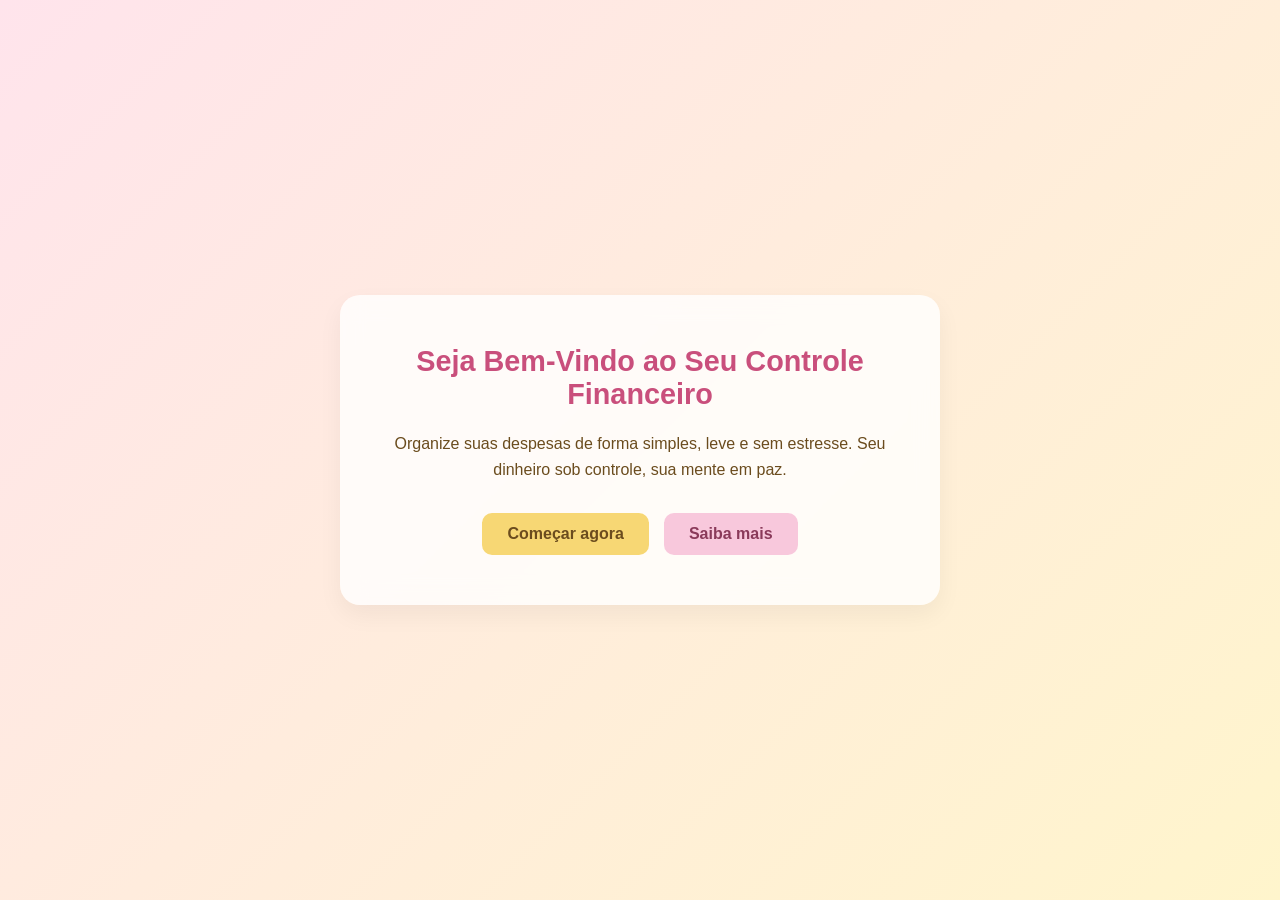
<file: index.html>
<!DOCTYPE html>
<html lang="pt-BR">
<head>
    <meta charset="UTF-8">
    <meta name="viewport" content="width=device-width, initial-scale=1.0">
    <title>Home - FLuxy</title>
    <link rel="stylesheet" href="css/index.css">
    <link rel='icon' type="image/icon" href="view/home.png">
</head>
<body>

    <div class="hero">
        <div class="hero-content">
            <h1>Seja Bem-Vindo ao Seu Controle Financeiro</h1>
            <p>
                Organize suas despesas de forma simples, leve e sem estresse.
                Seu dinheiro sob controle, sua mente em paz.
            </p>

            <div class="buttons">
                <a href="controle.html" class="btn-primary">Começar agora</a>
                <a href="https://github.com/isadorasilva22/Fluxy/tree/dev?tab=readme-ov-file#fluxy" class="btn-secondary">Saiba mais</a>
            </div>
        </div>
    </div>

</body>
</html>
</file>
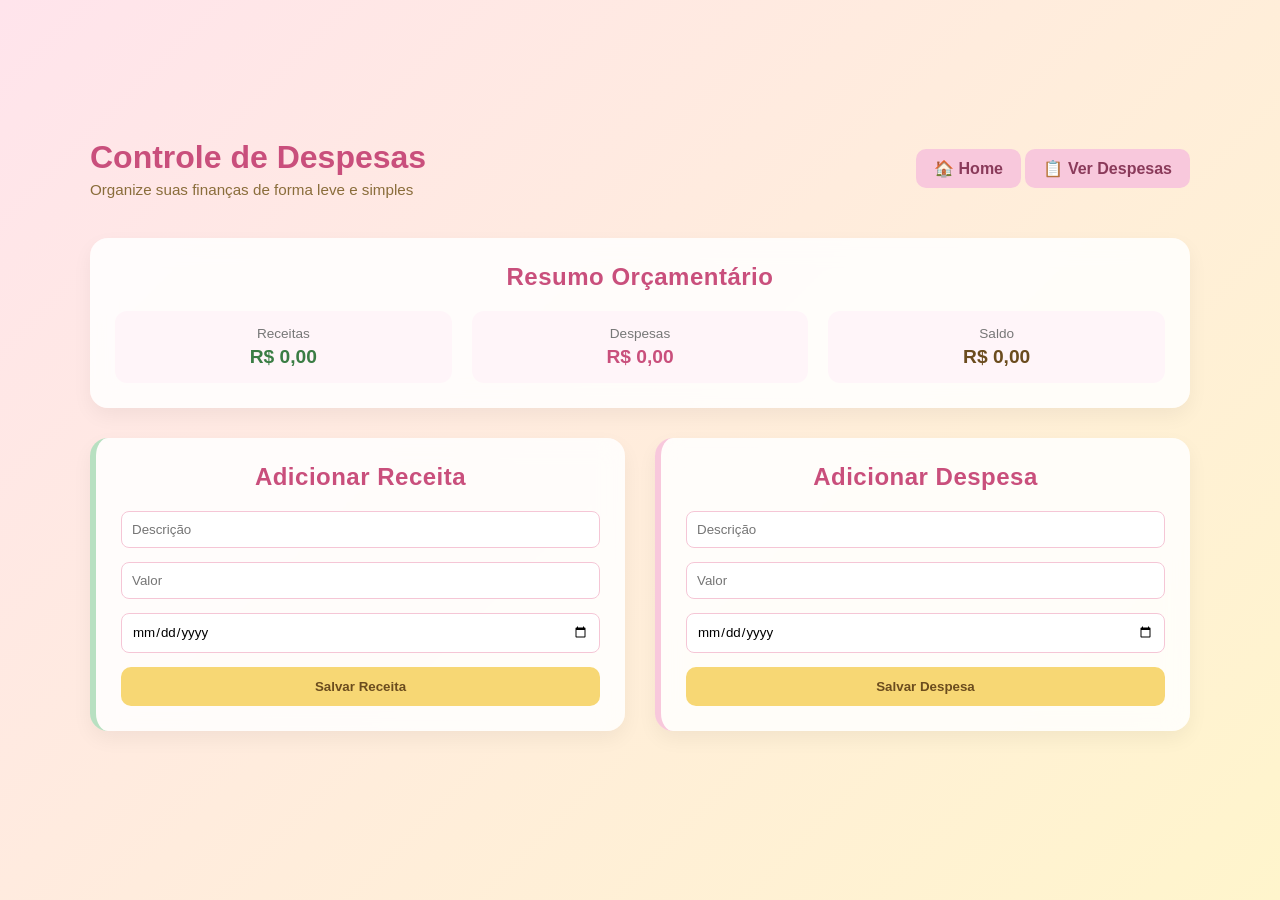
<file: controle.html>
<!DOCTYPE html>
<html lang="pt-BR">
<head>
    <meta charset="UTF-8">
    <title>Controle - Fluxy</title>
    <link rel="stylesheet" href="css/controle.css">
    <link rel='icon' type="image/icon" href="view/controle.png">
</head>
<body>

<div class="container">
    <header class="topo">
    <div class="titulo">
        <h1>Controle de Despesas</h1>
        <p>Organize suas finanças de forma leve e simples</p>
    </div>
    <div class="botoes">
        <a href="index.html" class="btn-registros">
        🏠 Home
        </a>

        <a href="registros.html" class="btn-registros">
        📋 Ver Despesas
        </a>
    </div>
</header>

    <section class="card resumo">
        <h2>Resumo Orçamentário</h2>
        <div class="valores">
            <div>
                <span>Receitas</span>
                <strong id="total-receitas">R$ 0,00</strong>
            </div>
            <div>
                <span>Despesas</span>
                <strong id="total-despesas">R$ 0,00</strong>
            </div>
            <div>
                <span>Saldo</span>
                <strong id="saldo">R$ 0,00</strong>
            </div>
        </div>
    </section>

  <div class="form-wrapper">

    <!-- FORMULÁRIO DE RECEITA -->
    <section class="card adicionar">
        <h2>Adicionar Receita</h2>
        <form id="form-receita">
            <input type="text" id="descricao-receita" placeholder="Descrição" required>
            <input type="number" id="valor-receita" placeholder="Valor" required>
            <input type="date" id="data-receita" required>
            <button type="submit">Salvar Receita</button>
        </form>
    </section>

    <!-- FORMULÁRIO DE DESPESA -->
    <section class="card adicionar">
        <h2>Adicionar Despesa</h2>
        <form id="form-despesa">
            <input type="text" id="descricao-despesa" placeholder="Descrição" required>
            <input type="number" id="valor-despesa" placeholder="Valor" required>
            <input type="date" id="data-despesa" required>
            <button type="submit">Salvar Despesa</button>
        </form>
    </section>

</div>
</div>

<script src="js/controle.js"></script>
</body>
</html>
</file>
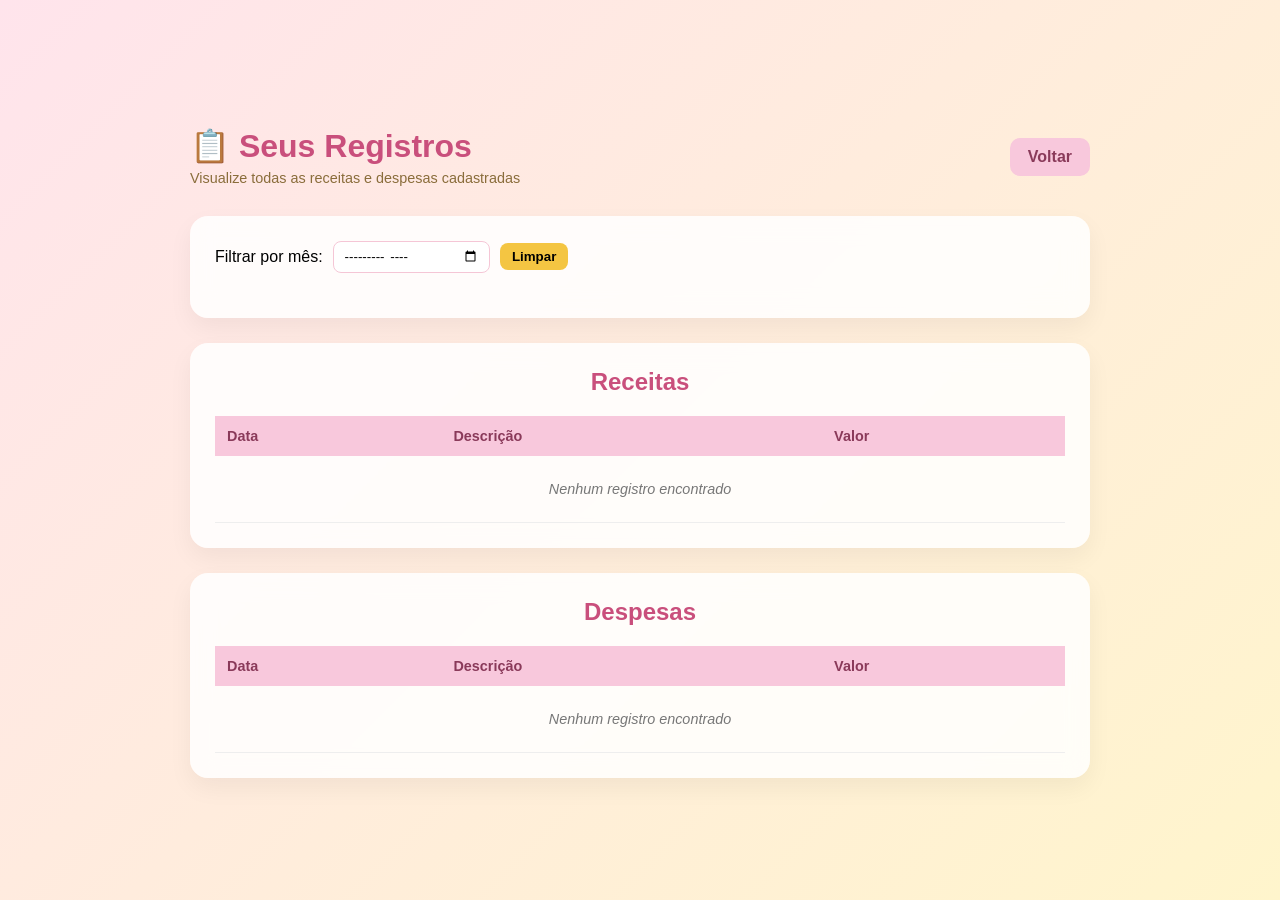
<file: registros.html>
<!DOCTYPE html>
<html lang="pt-BR">
<head>
    <meta charset="UTF-8">
    <title>Despesas - Fluxy</title>
    <link rel="stylesheet" href="css/registros.css">
    <link rel='icon' type="image/icon" href="view/despesas.png">
</head>
<body>

<div class="container">

    <header class="topo">
        <div class="titulo">
            <h1>📋 Seus Registros</h1>
            <p>Visualize todas as receitas e despesas cadastradas</p>
        </div>

        <a href="controle.html" class="btn-voltar">
            Voltar
        </a>
    </header>

    <!-- FILTRO GLOBAL -->
<div class="card">
    <div class="filtro">
        <label for="filtro-mes">Filtrar por mês:</label>
        <input type="month" id="filtro-mes">
        <button id="btn-limpar" class="btn-limpar">Limpar</button>
    </div>
</div>

    <!-- RECEITAS -->
    <section class="card">
        <h2>Receitas</h2>

        <table class="tabela tabela-animada">
            <thead>
                <tr>
                    <th>Data</th>
                    <th>Descrição</th>
                    <th>Valor</th>
                </tr>
            </thead>
            <tbody id="lista-receitas"></tbody>
        </table>
    </section>

    <!-- DESPESAS -->
    <section class="card">
        <h2>Despesas</h2>

        <table class="tabela tabela-animada">
            <thead>
                <tr>
                    <th>Data</th>
                    <th>Descrição</th>
                    <th>Valor</th>
                </tr>
            </thead>
            <tbody id="lista-despesas"></tbody>
        </table>
    </section>

</div>

<script src="js/registros.js"></script>
</body>
</html>
</file>
<file: css/index.css>
* {
    margin: 0;
    padding: 0;
    box-sizing: border-box;
    font-family: 'Segoe UI', sans-serif;
}

body {
    height: 100vh;
    background: linear-gradient(135deg, #ffe4ec, #fff5cc);
    display: flex;
    justify-content: center;
    align-items: center;
}

.hero {
    text-align: center;
    padding: 40px;
}

.hero-content {
    background: rgba(255, 255, 255, 0.8);
    backdrop-filter: blur(12px);
    padding: 50px;
    border-radius: 20px;
    max-width: 600px;
    box-shadow: 0 10px 25px rgba(0, 0, 0, 0.05);
}

.hero h1 {
    color: #c94f7c;
    margin-bottom: 20px;
    font-size: 1.8rem;
}

.hero p {
    color: #6b4c1e;
    margin-bottom: 30px;
    line-height: 1.6;
}

.buttons {
    display: flex;
    justify-content: center;
    gap: 15px;
}

.btn-primary {
    background-color: #f7d774;
    color: #6b4c1e;
    padding: 12px 25px;
    border-radius: 10px;
    text-decoration: none;
    font-weight: bold;
    transition: 0.3s;
}

.btn-primary:hover {
    background-color: #f4c542;
}

.btn-secondary {
    background-color: #f8c8dc;
    color: #8a3a5a;
    padding: 12px 25px;
    border-radius: 10px;
    text-decoration: none;
    font-weight: bold;
    transition: 0.3s;
}

.btn-secondary:hover {
    background-color: #f4a9c5;
}
</file>
<file: css/controle.css>
* {
    margin: 0;
    padding: 0;
    box-sizing: border-box;
    font-family: 'Segoe UI', sans-serif;
}

body {
    background: linear-gradient(135deg, #ffe4ec, #fff5cc);
    display: flex;
    justify-content: center;
    align-items: center;
    min-height: 100vh;
}

/* ================= CONTAINER ================= */

.container {
    width: 95%;
    max-width: 1100px;
    padding: 20px 0;
}

/* ================= HEADER ================= */

.topo {
    display: flex;
    justify-content: space-between;
    align-items: center;
    margin-bottom: 40px;
    gap: 20px;
}

.titulo h1 {
    color: #c94f7c;
    margin-bottom: 5px;
}

.titulo p {
    color: #8a6d3b;
    font-size: 0.95rem;
}

.btn-registros {
    background-color: #f8c8dc;
    color: #8a3a5a;
    padding: 10px 18px;
    border-radius: 10px;
    display: inline-flex;
    text-decoration: none;
    font-weight: bold;
    transition: 0.3s;
    white-space: nowrap;
}

.btn-registros:hover {
    background-color: #f4a9c5;
    transform: translateY(-2px);
}

/* ================= CARDS ================= */

.card {
    background: rgba(255, 255, 255, 0.85);
    backdrop-filter: blur(12px);
    padding: 25px;
    border-radius: 18px;
    margin-bottom: 30px;
    box-shadow: 0 8px 20px rgba(0, 0, 0, 0.05);
    transition: 0.3s ease;
}

/* Elevação suave */
.card:hover {
    transform: translateY(-6px);
    box-shadow: 0 15px 30px rgba(0, 0, 0, 0.08);
}

.card h2 {
    margin-bottom: 20px;
    color: #c94f7c;
    text-align: center;
    font-weight: 600;
    letter-spacing: 0.5px;
}

/* ================= RESUMO MODERNO ================= */

.resumo .valores {
    display: flex;
    justify-content: space-between;
    gap: 20px;
}

.resumo .valores div {
    flex: 1;
    background: #fff5f9;
    padding: 15px;
    border-radius: 12px;
    text-align: center;
}

.resumo .valores span {
    display: block;
    font-size: 0.85rem;
    color: #777;
    margin-bottom: 5px;
}

.resumo .valores strong {
    font-size: 1.2rem;
}

/* Receita em verde pastel */
#total-receitas {
    color: #3a7d44;
}

/* Despesa em rosa */
#total-despesas {
    color: #c94f7c;
}

/* Saldo neutro */
#saldo {
    color: #6b4c1e;
}

/* ================= FORMULÁRIOS LADO A LADO ================= */

.form-wrapper {
    display: flex;
    gap: 30px;
    align-items: stretch;
}

.form-wrapper .card {
    flex: 1;
}

/* Diferenciação visual */

.adicionar:nth-child(1) {
    border-left: 6px solid #b8e0c1; /* Receita verde pastel */
}

.adicionar:nth-child(2) {
    border-left: 6px solid #f8c8dc; /* Despesa rosa pastel */
}

/* ================= FORM ================= */

form {
    display: flex;
    flex-direction: column;
    gap: 14px;
}

input {
    padding: 10px;
    border-radius: 8px;
    border: 1px solid #f5c6d6;
    outline: none;
    transition: 0.3s;
}

input:focus {
    border-color: #f7d774;
    box-shadow: 0 0 0 3px rgba(247, 215, 116, 0.3);
}

/* ================= BOTÕES ================= */

button {
    padding: 12px;
    border: none;
    border-radius: 10px;
    background-color: #f7d774;
    color: #6b4c1e;
    font-weight: bold;
    cursor: pointer;
    transition: 0.3s;
}

button:hover {
    background-color: #f4c542;
    transform: translateY(-2px);
}

/* ================= RESPONSIVIDADE ================= */

@media (max-width: 768px) {
    .form-wrapper {
        flex-direction: column;
    }

    .topo {
        flex-direction: column;
        align-items: flex-start;
        gap: 15px;
    }

    .resumo .valores {
        flex-direction: column;
    }
}
</file>
<file: css/registros.css>
* {
    margin: 0;
    padding: 0;
    box-sizing: border-box;
    font-family: "Segoe UI", sans-serif;
}

body {
    background: linear-gradient(135deg, #ffe4ec, #fff5cc);
    display: flex;
    justify-content: center;
    align-items: center;
    min-height: 100vh;
}

/* ================= CONTAINER ================= */

.container {
    width: 95%;
    max-width: 900px;
}

/* ================= HEADER ================= */

.topo {
    display: flex;
    justify-content: space-between;
    align-items: center;
    margin: 30px 0;
    gap: 20px;
}

.titulo h1 {
    color: #c94f7c;
    margin-bottom: 5px;
}

.titulo p {
    color: #8a6d3b;
    font-size: 0.9rem;
}

.btn-voltar {
    background-color: #f8c8dc;
    color: #8a3a5a;
    padding: 10px 18px;
    border-radius: 10px;
    text-decoration: none;
    font-weight: bold;
    transition: 0.3s;
    white-space: nowrap;
}

.btn-voltar:hover {
    background-color: #f4a9c5;
    transform: translateY(-2px);
}

/* ================= CARD ================= */

.card {
    background: rgba(255, 255, 255, 0.85);
    backdrop-filter: blur(12px);
    padding: 25px;
    border-radius: 18px;
    margin-bottom: 25px;
    box-shadow: 0 10px 25px rgba(0, 0, 0, 0.05);
}

.card h2 {
    color: #c94f7c;
    margin-bottom: 20px;
    text-align: center;
    font-weight: 600;
}

/* ================= FILTRO ================= */

.filtro {
    margin-bottom: 20px;
    display: flex;
    align-items: center;
    gap: 10px;
    flex-wrap: wrap;
}

.filtro input {
    padding: 6px 10px;
    border-radius: 8px;
    border: 1px solid #f5c6d6;
    outline: none;
}

.btn-limpar {
    background-color: #f4c542;
    border: none;
    padding: 6px 12px;
    border-radius: 8px;
    cursor: pointer;
    font-weight: bold;
    transition: 0.2s;
}

.btn-limpar:hover {
    background-color: #e6b830;
    transform: translateY(-1px);
}

/* ================= TABELA ================= */

.tabela {
    width: 100%;
    border-collapse: collapse;
}

.tabela th {
    background-color: #f8c8dc;
    color: #8a3a5a;
    padding: 12px;
    text-align: left;
    font-size: 0.9rem;
}

.tabela td {
    padding: 12px;
    border-bottom: 1px solid #eee;
    font-size: 0.9rem;
}

.tabela tr:hover {
    background-color: #fff5f9;
}

/* ================= VALORES ================= */

.valor-positivo {
    color: #2e8b57;
    font-weight: bold;
}

.valor-negativo {
    color: #d9534f;
    font-weight: bold;
}

/* ================= LINHA TOTAL ================= */

.linha-total {
    background-color: #fdf2f7;
    font-weight: bold;
}

.linha-total td {
    border-top: 2px solid #f8c8dc;
    padding-top: 14px;
}

/* ================= LINHA VAZIA ================= */

.linha-vazia td {
    text-align: center;
    padding: 25px;
    color: #777;
    font-style: italic;
}

/* ================= BADGE SEM DATA ================= */

.badge-sem-data {
    background-color: #ffe5ec;
    color: #c94f7c;
    padding: 4px 10px;
    border-radius: 20px;
    font-size: 0.75rem;
    font-weight: 600;
}

/* ================= RESPONSIVIDADE ================= */

@media (max-width: 768px) {

    .topo {
        flex-direction: column;
        align-items: flex-start;
    }

    .container {
        width: 95%;
    }

    .tabela th,
    .tabela td {
        font-size: 0.8rem;
        padding: 8px;
    }
}

/* ===== Animação ao trocar filtro ===== */

.tabela-animada {
    opacity: 0;
    transform: translateY(10px);
    transition: opacity 0.3s ease, transform 0.3s ease;
}

.tabela-animada.mostrar {
    opacity: 1;
    transform: translateY(0);
}
</file>
